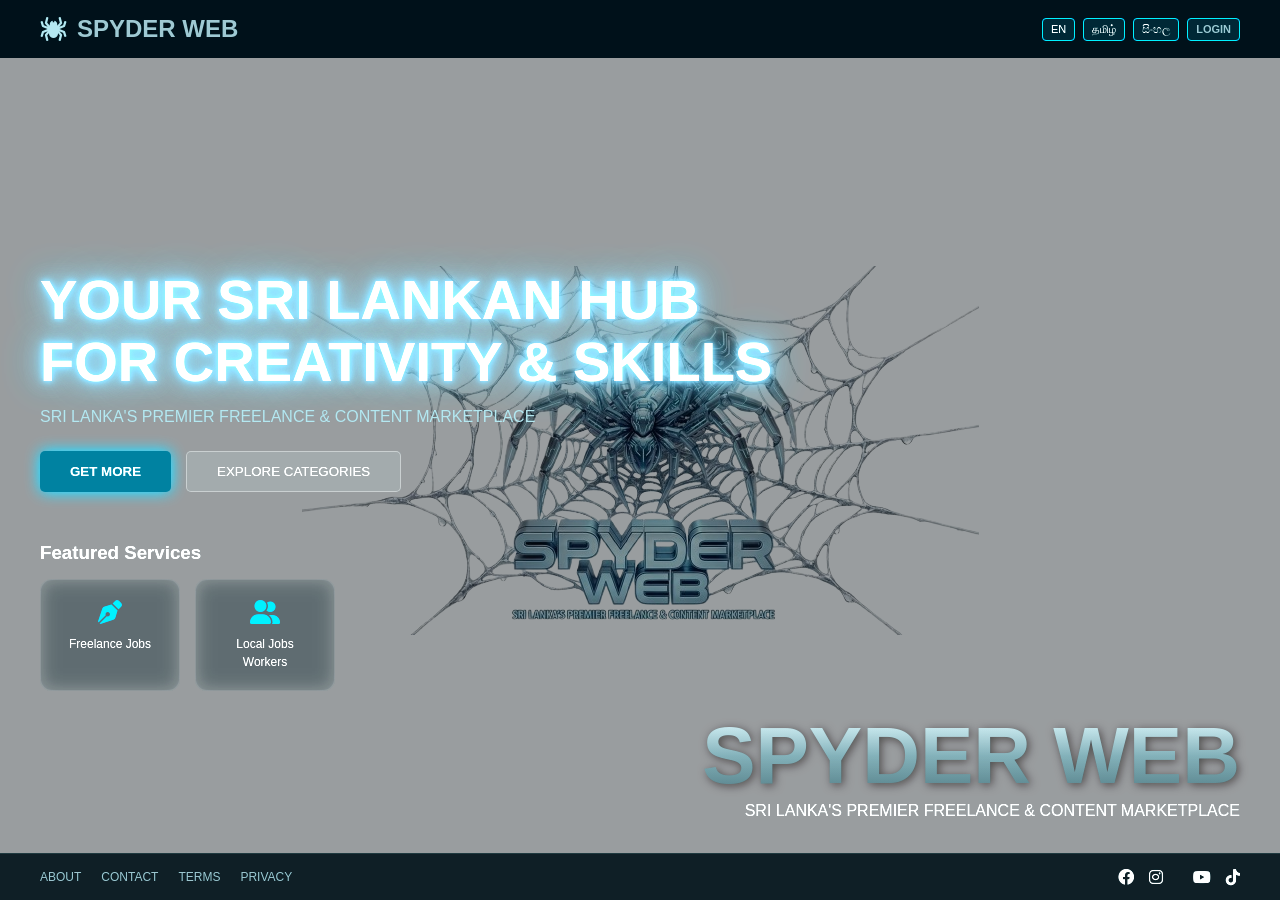
<file: HTML/index.html>
<!DOCTYPE html>
<html lang="en">
<head>
    <meta charset="UTF-8">
    <meta name="viewport" content="width=device-width, initial-scale=1.0">
    <title>Spyder Web | Sri Lanka</title>
    <link rel="stylesheet" href="../CSS/index.css">
    <link rel="stylesheet" href="https://cdnjs.cloudflare.com/ajax/libs/font-awesome/6.0.0/css/all.min.css">
    <link href="https://fonts.googleapis.com/css2?family=Noto+Sans+Sinhala:wght@400;700&family=Noto+Sans+Tamil:wght@400;700&display=swap" rel="stylesheet">
</head>
<body>
    <div class="main-container">
        <nav class="navbar">
    <div class="logo">
        <i class="fas fa-spider"></i> <a href="../index.html">SPYDER WEB</a>
    </div>
    

    <div class="lang-switcher">
        <button onclick="changeLanguage('en')">EN</button>
        <button onclick="changeLanguage('ta')">தமிழ்</button>
        <button onclick="changeLanguage('si')">සිංහල</button>
        <button class="btn-"> <a href="../HTML/login.html"><b>LOGIN</b></a></button>
    </div>
    
</nav>
        

        <div class="hero-section">
            <div class="hero-text">
                <h1 data-key="hero_title">YOUR SRI LANKAN HUB<br>FOR CREATIVITY & SKILLS</h1>
                <p class="subtitle" data-key="hero_subtitle">SRI LANKA'S PREMIER FREELANCE & CONTENT MARKETPLACE</p>
                <div class="cta-buttons">
                    <button class="btn-primary" data-key="btn_get_started"><a href="login.html">GET MORE</a></button>
                    <button class="btn-secondary" data-key="btn_explore">EXPLORE CATEGORIES</button>
                </div>
            </div>

            <div class="services-grid">
                <h3 data-key="featured_services">Featured Services</h3>
                <div class="grid-container">
                    <div class="service-card">
                        <i class="fas fa-pen-nib"></i>
                        <span data-key="service_freelance">Freelance Jobs</span>
                    </div>
                    <div class="service-card">
                        <i class="fas fa-user-group"></i>
                        <span data-key="service_employee">Local Jobs Workers</span>
                    </div>
                   
                    </div>
                </div>
            </div>
        </div>

        <div class="footer-title">
            <h1 class="metallic-text">SPYDER WEB</h1>
            <p data-key="hero_subtitle">SRI LANKA'S PREMIER FREELANCE & CONTENT MARKETPLACE</p>
        </div>

        <footer class="bottom-bar">
            <div class="footer-links">
                <span><a href="../HTML/about.html" data-key="foot_about">ABOUT</a> </span>
                <span><a href="../HTML/contact.html" data-key="foot_contact">CONTACT</a></span>
                 <span><a href="../HTML/terms.html" data-key="foot_terms">TERMS</a></span>
                 <span><a href="../HTML/privacy.html" data-key="foot_privacy">PRIVACY</a></span>
            </div>
            <div class="social-icons">
                <i class="fab fa-facebook"></i>
                <i class="fab fa-instagram"></i>
                <i class="fab fa-x-twitter"></i>
                <i class="fab fa-youtube"></i>
                <i class="fab fa-tiktok"></i>
            </div>
        </footer>
    </div>

    <script src="../JS/index.js"></script>
</body>
</html>
</file>
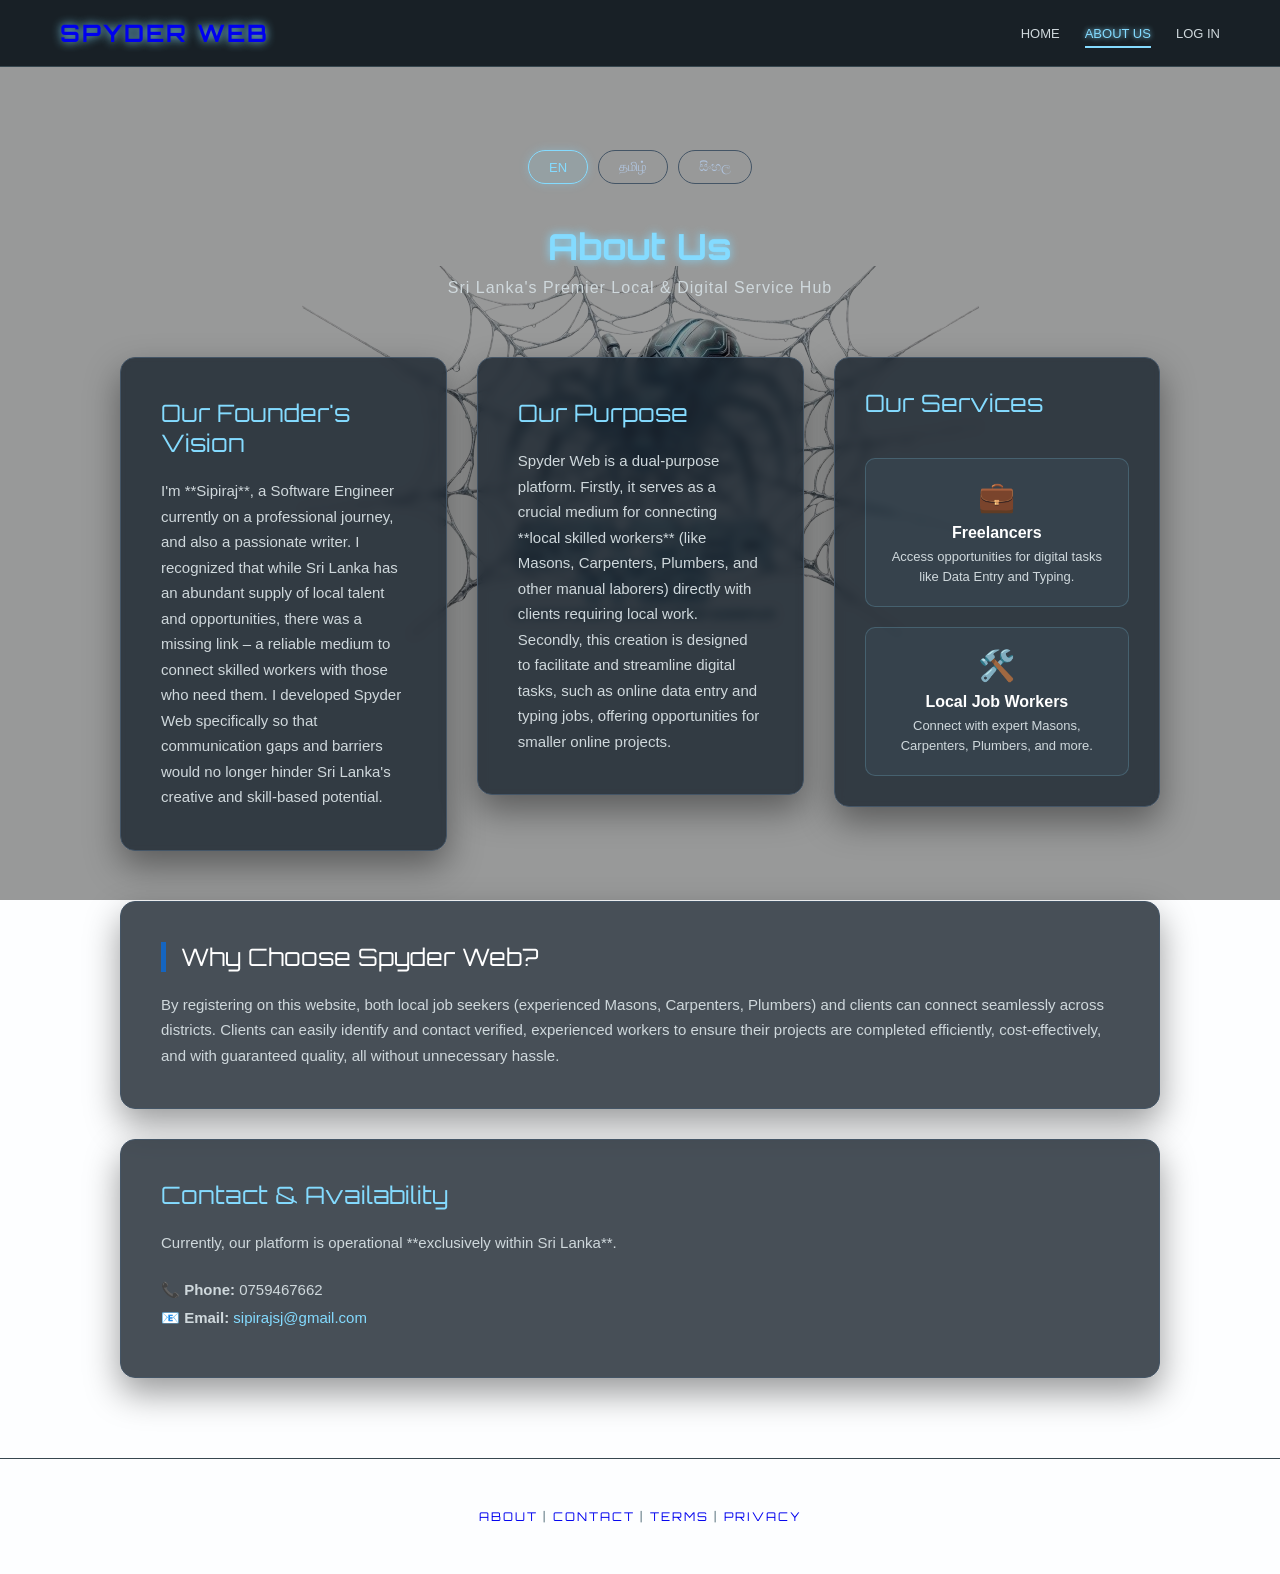
<file: HTML/about.html>
<!DOCTYPE html>
<html lang="en">
<head>
    <meta charset="UTF-8">
    <meta name="viewport" content="width=device-width, initial-scale=1.0">
    <title>Spyder Web - About Us</title>
    <link rel="stylesheet" href="../CSS/about.css">
    <link href="https://fonts.googleapis.com/css2?family=Orbitron:wght@400;700&display=swap" rel="stylesheet">
</head>
<body>

    <div class="background-overlay"></div>

    <header>
        <i class="fas fa-spider"></i>
        <div class="logo-text"><a href="../index.html">SPYDER WEB</a></div>  <!--class="head"-->
        <nav>
            <ul>
                <li><a href="../index.html">HOME</a></li>
                <li><a href="../about.html" class="active-nav">ABOUT US</a></li>
                <li><a href="../login.html">LOG IN</a></li>
            </ul>
        </nav>
    </header>

    <main class="about-container">
        
        <div class="lang-switcher">
            <button class="lang-btn active" data-lang="en">EN</button>
            <button class="lang-btn" data-lang="ta">தமிழ்</button>
            <button class="lang-btn" data-lang="si">සිංහල</button>
        </div>

        <div class="lang-content en-content active">
            <h1 class="about-title">About Us</h1>
            <p class="about-subtitle">Sri Lanka's Premier Local & Digital Service Hub</p>

            <div class="about-grid">
                <section class="about-card founder-card">
                    <h2>Our Founder's Vision</h2>
                    <p>I'm **Sipiraj**, a Software Engineer currently on a professional journey, and also a passionate writer. I recognized that while Sri Lanka has an abundant supply of local talent and opportunities, there was a missing link – a reliable medium to connect skilled workers with those who need them. I developed Spyder Web specifically so that communication gaps and barriers would no longer hinder Sri Lanka's creative and skill-based potential.</p>
                </section>

                <section class="about-card purpose-card">
                    <h2>Our Purpose</h2>
                    <p>Spyder Web is a dual-purpose platform. Firstly, it serves as a crucial medium for connecting **local skilled workers** (like Masons, Carpenters, Plumbers, and other manual laborers) directly with clients requiring local work. Secondly, this creation is designed to facilitate and streamline digital tasks, such as online data entry and typing jobs, offering opportunities for smaller online projects.</p>
                </section>

                <section class="about-card services-card">
                    <h2>Our Services</h2>
                    <div class="service-item">
                        <span class="icon">💼</span>
                        <h3>Freelancers</h3>
                        <p>Access opportunities for digital tasks like Data Entry and Typing.</p>
                    </div>
                    <div class="service-item">
                        <span class="icon">🛠️</span>
                        <h3>Local Job Workers</h3>
                        <p>Connect with expert Masons, Carpenters, Plumbers, and more.</p>
                    </div>
                </section>
            </div>

            <section class="about-full-card why-us-card">
                <h2>Why Choose Spyder Web?</h2>
                <p>By registering on this website, both local job seekers (experienced Masons, Carpenters, Plumbers) and clients can connect seamlessly across districts. Clients can easily identify and contact verified, experienced workers to ensure their projects are completed efficiently, cost-effectively, and with guaranteed quality, all without unnecessary hassle.</p>
            </section>

            <section class="about-full-card contact-card">
                <h2>Contact & Availability</h2>
                <p>Currently, our platform is operational **exclusively within Sri Lanka**.</p>
                <ul class="contact-list">
                    <li>📞 <strong>Phone:</strong> 0759467662</li>
                    <li>📧 <strong>Email:</strong> <a href="mailto:sipirajsj@gmail.com">sipirajsj@gmail.com</a></li>
                </ul>
            </section>
        </div>

        <div class="lang-content ta-content">
            <h1 class="about-title">எங்களைப் பற்றி</h1>
            <p class="about-subtitle">இலங்கையின் உள்ளூர் மற்றும் டிஜிட்டல் சேவை மையமாகும்</p>

            <div class="about-grid">
                <section class="about-card founder-card">
                    <h2>நிறுவனரின் பார்வை</h2>
                    <p>நான் **சிபிராஜ்**, தற்போது மென்பொருள் பொறியியல் (Software Engineering) துறையை நோக்கிப் பயணிக்கிறேன். இலங்கையில் உள்ளூர் திறமைகள் மற்றும் வாய்ப்புகள் அதிகமாக இருந்தாலும், திறமையான தொழிலாளர்களைத் தேடுபவர்களுடன் இணைக்க நம்பகமான ஒரு ஊடகம் இல்லை என்பதை நான் உணர்ந்தேன். இலங்கையின் படைப்பு மற்றும் திறன் சார்ந்த ஆற்றலைத் தொடர்பாடல் தடைகள் அல்லது தடைகள் முடக்கக் கூடாது என்பதற்காகவே நான் ஸ்பைடர் வெப் தளத்தை உருவாக்கினேன்.</p>
                </section>

                <section class="about-card purpose-card">
                    <h2>எங்கள் நோக்கம்</h2>
                    <p>ஸ்பைடர் வெப் இரட்டை நோக்கம் கொண்ட ஒரு தளமாகும். முதலாவதாக, இது **உள்ளூர் திறமையான தொழிலாளர்களை** (Masons, Carpenters, Plumbers மற்றும் பிற தொழிலாளர்கள்) உள்ளூர் வேலைகள் தேவைப்படும் வாடிக்கையாளர்களுடன் நேரடியாக இணைக்கும் முக்கியமான ஊடகமாக செயல்படுகிறது. இரண்டாவதாக, இந்த படைப்பு ஆன்லைன் தரவு உள்ளீடு (Data Entry) மற்றும் தட்டச்சு (Typing) வேலைகள் போன்ற டிஜிட்டல் பணிகளை எளிதாக்குவதற்கும், சிறிய ஆன்லைன் ப்ராஜெக்ட்களுக்கான வாய்ப்புகளை வழங்குவதற்கும் வடிவமைக்கப்பட்டுள்ளது.</p>
                </section>

                <section class="about-card services-card">
                    <h2>எங்கள் சேவைகள்</h2>
                    <div class="service-item">
                        <span class="icon">💼</span>
                        <h3>Freelancers</h3>
                        <p>தரவு உள்ளீடு (Data Entry) மற்றும் தட்டச்சு (Typing) போன்ற டிஜிட்டல் பணிகளுக்கான வாய்ப்புகள்.</p>
                    </div>
                    <div class="service-item">
                        <span class="icon">🛠️</span>
                        <h3>உள்ளூர் தொழிலாளர்கள்</h3>
                        <p>நிபுணத்துவம் மிக்க Masons, Carpenters, Plumbers மற்றும் பலருடன் இணையலாம்.</p>
                    </div>
                </section>
            </div>

            <section class="about-full-card why-us-card">
                <h2>ஏன் ஸ்பைடர் வெப்?</h2>
                <p>இந்த இணையதளத்தில் பதிவு செய்வதன் மூலம், உள்ளூர் வேலை தேடுபவர்கள் (அனுபவம் மிக்க Masons, Carpenters, Plumbers) மற்றும் வாடிக்கையாளர்கள் மாவட்டங்களுக்கு இடையே தடையின்றி இணைக்க முடியும். வாடிக்கையாளர்கள் தங்களது ப்ராஜெக்ட்களை தேவையற்ற சிரமங்கள் இன்றி, திறமையாகவும், செலவு குறைந்ததாகவும் மற்றும் தரமானதாகவும் முடிப்பதை உறுதிசெய்ய, சரிபார்க்கப்பட்ட, அனுபவம் வாய்ந்த தொழிலாளர்களை எளிதாக அடையாளம் கண்டு தொடர்பு கொள்ளலாம்.</p>
            </section>

            <section class="about-full-card contact-card">
                <h2>தொடர்பு மற்றும் கிடைக்கும் தன்மை</h2>
                <p>தற்போது, எங்கள் தளம் **இலங்கைக்குள் மட்டுமே** செயல்படுகிறது.</p>
                <ul class="contact-list">
                    <li>📞 <strong>தொலைபேசி:</strong> 0759467662</li>
                    <li>📧 <strong>மின்னஞ்சல்:</strong> <a href="mailto:sipirajsj@gmail.com">sipirajsj@gmail.com</a></li>
                </ul>
            </section>
        </div>

        <div class="lang-content si-content">
            <h1 class="about-title">අප ගැන</h1>
            <p class="about-subtitle">ශ්‍රී ලංකාවේ ප්‍රමුඛතම දේශීය සහ ඩිජිටල් සේවා කේන්ද්‍රය</p>

            <div class="about-grid">
                <section class="about-card founder-card">
                    <h2>අපගේ ආරම්භකයාගේ දැක්ම</h2>
                    <p>මම **සිපිරාජ්**, දැනට මෘදුකාංග ඉංජිනේරු (Software Engineering) වෘත්තීය ගමනක යෙදී සිටින අතර, උද්‍යෝගිමත් ලේඛකයෙකු ද වෙමි. ශ්‍රී ලංකාවේ දේශීය දක්ෂතා සහ අවස්ථා බහුලව තිබුණද, දක්ෂ ශ්‍රමිකයන් අවශ්‍ය අය සමඟ සම්බන්ධ කිරීමට විශ්වාසදායක මාධ්‍යයක් නොමැති බව මම හඳුනා ගත්තෙමි. සන්නිවේදන පරතරයන් හෝ බාධාවන් ශ්‍රී ලංකාවේ නිර්මාණාත්මක සහ කුසලතා පදනම් කරගත් විභවයන් අඩාල නොකිරීම සඳහා මම Spyder Web විශේෂයෙන් සංවර්ධනය කළෙමි.</p>
                </section>

                <section class="about-card purpose-card">
                    <h2>අපගේ අරමුණ</h2>
                    <p>Spyder Web යනු ද්විත්ව අරමුණු සහිත වේදිකාවකි. පළමුව, එය **දේශීය දක්ෂ ශ්‍රමිකයන්** (Masons, Carpenters, Plumbers සහ වෙනත් අතින් වැඩ කරන කම්කරුවන් වැනි) දේශීය වැඩ අවශ්‍ය සේවාලාභීන් සමඟ සෘජුවම සම්බන්ධ කිරීම සඳහා තීරණාත්මක මාධ්‍යයක් ලෙස ක්‍රියා කරයි. දෙවනුව, මෙම නිර්මාණය සබැඳි දත්ත ඇතුළත් කිරීම (Data Entry) සහ ටයිප් කිරීමේ රැකියා වැනි ඩිජිටල් කාර්යයන් සඳහා පහසුකම් සැලසීම සහ විධිමත් කිරීම සඳහා නිර්මාණය කර ඇති අතර, කුඩා සබැඳි ව්‍යාපෘති සඳහා අවස්ථා ලබා දෙයි.</p>
                </section>

                <section class="about-card services-card">
                    <h2>අපගේ සේවාවන්</h2>
                    <div class="service-item">
                        <span class="icon">💼</span>
                        <h3>Freelancers</h3>
                        <p>දත්ත ඇතුළත් කිරීම (Data Entry) සහ ටයිප් කිරීම වැනි ඩිජිටල් කාර්යයන් සඳහා අවස්ථා ලබා ගන්න.</p>
                    </div>
                    <div class="service-item">
                        <span class="icon">🛠️</span>
                        <h3>දේශීය ශ්‍රමිකයන්</h3>
                        <p>විශේෂඥ Masons, Carpenters, Plumbers සහ තවත් අය සමඟ සම්බන්ධ වන්න.</p>
                    </div>
                </section>
            </div>

            <section class="about-full-card why-us-card">
                <h2>ඇයි Spyder Web තෝරා ගන්නේ?</h2>
                <p>මෙම වෙබ් අඩවියේ ලියාපදිංචි වීමෙන්, දේශීය රැකියා සොයන්නන් (අත්දැකීම් ඇති Masons, Carpenters, Plumbers) සහ සේවාලාභීන් දිස්ත්‍රික්ක හරහා බාධාවකින් තොරව සම්බන්ධ විය හැකිය. අනවශ්‍ය කරදරයකින් තොරව, තම ව්‍යාපෘති කාර්යක්ෂමව, පිරිවැය-ඵලදායී ලෙස සහ සහතික කළ ගුණාත්මක භාවයෙන් නිම කර ගැනීම සහතික කිරීම සඳහා සේවාලාභීන්ට සත්‍යාපිත, පළපුරුදු ශ්‍රමිකයන් පහසුවෙන් හඳුනාගෙන සම්බන්ධ කර ගත හැකිය.</p>
            </section>

            <section class="about-full-card contact-card">
                <h2>සම්බන්ධතා සහ ලබා ගැනීමේ හැකියාව</h2>
                <p>දැනට, අපගේ වේදිකාව ක්‍රියාත්මක වන්නේ **ශ්‍රී ලංකාව තුළ පමණි**.</p>
                <ul class="contact-list">
                    <li>📞 <strong>දුරකථනය:</strong> 0759467662</li>
                    <li>📧 <strong>විද්‍යුත් තැපෑල:</strong> <a href="mailto:sipirajsj@gmail.com">sipirajsj@gmail.com</a></li>
                </ul>
            </section>
        </div>

    </main>

    <footer>
        <p><a href="#">ABOUT</a> | <a href="../HTML/contact.html">CONTACT</a> | <a href="../HTML/terms.html">TERMS</a> | <a href="../HTML/privacy.html">PRIVACY</a></p>
    </footer>

    <script src="../JS/about.js"></script>

</body>
</html>
</file>
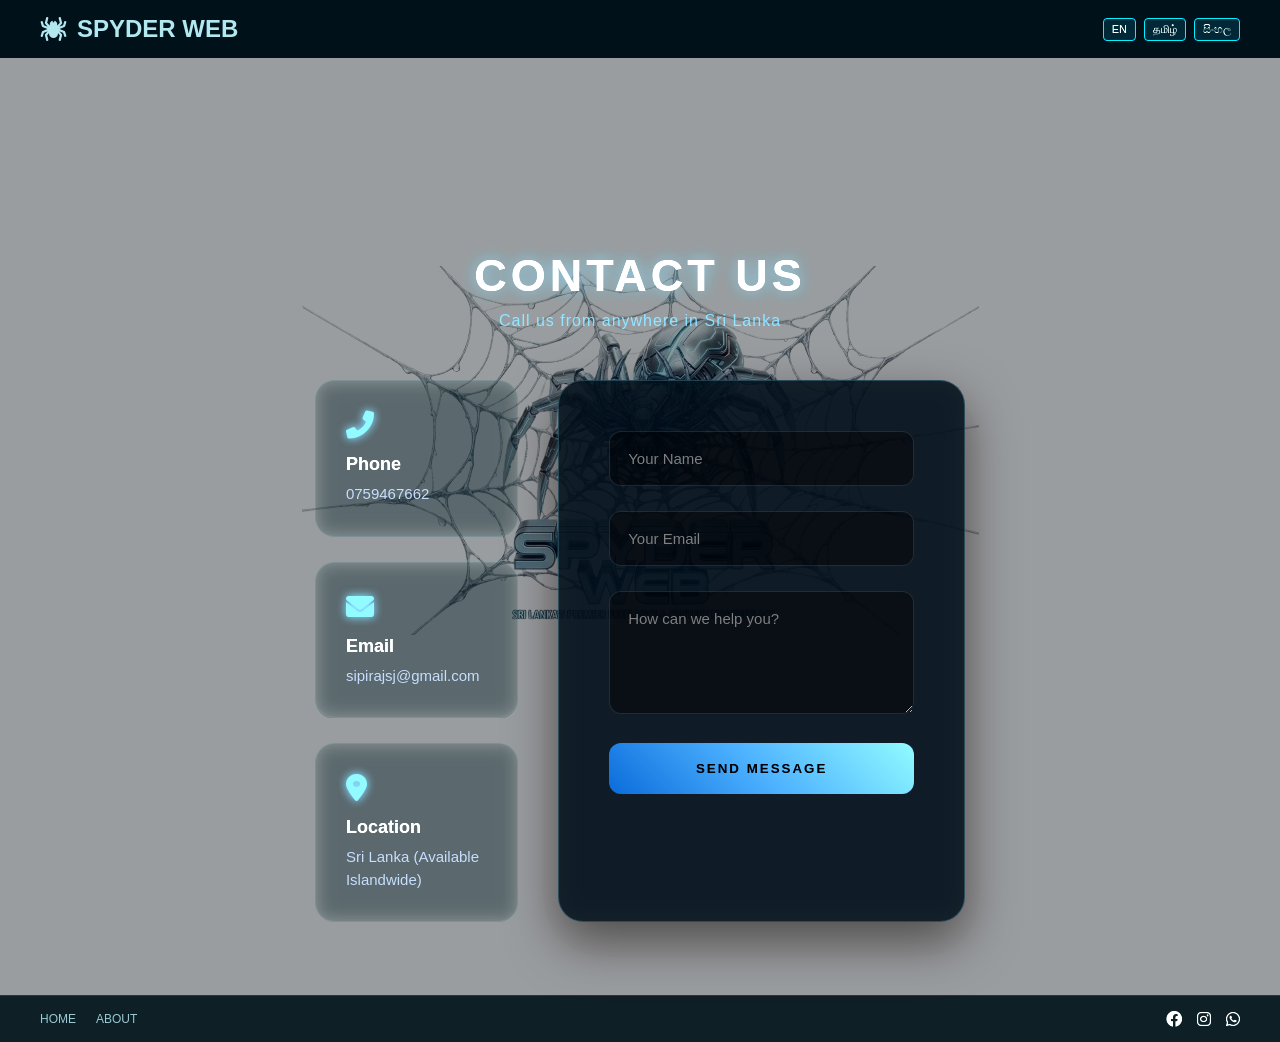
<file: HTML/contact.html>
<!DOCTYPE html>
<html lang="en">
<head>
    <meta charset="UTF-8">
    <meta name="viewport" content="width=device-width, initial-scale=1.0">
    <title>Spyder Web | Contact Us</title>
    <link rel="stylesheet" href="../CSS/contact.css"> <link rel="stylesheet" href="../CSS/contact.css"> <link rel="stylesheet" href="https://cdnjs.cloudflare.com/ajax/libs/font-awesome/6.0.0/css/all.min.css">
</head>
<body>
    <div class="main-container">
        <nav class="navbar">
            <div class="logo"><i class="fas fa-spider"></i> SPYDER WEB</div>
            <div class="lang-switcher">
                <button onclick="changeLanguage('en')">EN</button>
                <button onclick="changeLanguage('ta')">தமிழ்</button>
                <button onclick="changeLanguage('si')">සිංහල</button>
            </div>
        </nav>

        <div class="contact-wrapper">
            <h1 class="metallic-text" data-key="foot_contact">CONTACT US</h1>
<p class="subtitle" data-key="contact_subtitle">Call us from anywhere in Sri Lanka</p>
            <div class="contact-grid">
                <div class="contact-info">
                    <div class="info-box">
                        <i class="fas fa-phone-alt"></i>
                        <h3>Phone</h3>
                        <p>0759467662</p>
                    </div>
                    <div class="info-box">
                        <i class="fas fa-envelope"></i>
                        <h3>Email</h3>
                        <p>sipirajsj@gmail.com</p>
                    </div>
                    <div class="info-box">
                        <i class="fas fa-map-marker-alt"></i>
                        <h3>Location</h3>
                        <p>Sri Lanka (Available Islandwide)</p>
                    </div>
                </div>

                <div class="contact-form-container">
    <form id="contactForm">
        <div class="input-group">
            <input type="text" data-key="placeholder_name" placeholder="Your Name" required>
        </div>
        <div class="input-group">
            <input type="email" data-key="placeholder_email" placeholder="Your Email" required>
        </div>
        <div class="input-group">
            <textarea data-key="placeholder_msg" placeholder="How can we help you?" rows="5" required></textarea>
        </div>
        <button type="submit" class="btn-primary" data-key="btn_send">SEND MESSAGE</button>
    </form>
</div>
            </div>
        </div>

        <footer class="bottom-bar">
            <div class="footer-links">
                <span><a href="index.html">HOME</a></span>
                <span><a href="about.html">ABOUT</a></span>
            </div>
            <div class="social-icons">
                <i class="fab fa-facebook"></i>
                <i class="fab fa-instagram"></i>
                <i class="fab fa-whatsapp"></i>
            </div>
        </footer>
    </div>
    <script src="../JS/contact.js"></script>
</body>
</html>
</file>
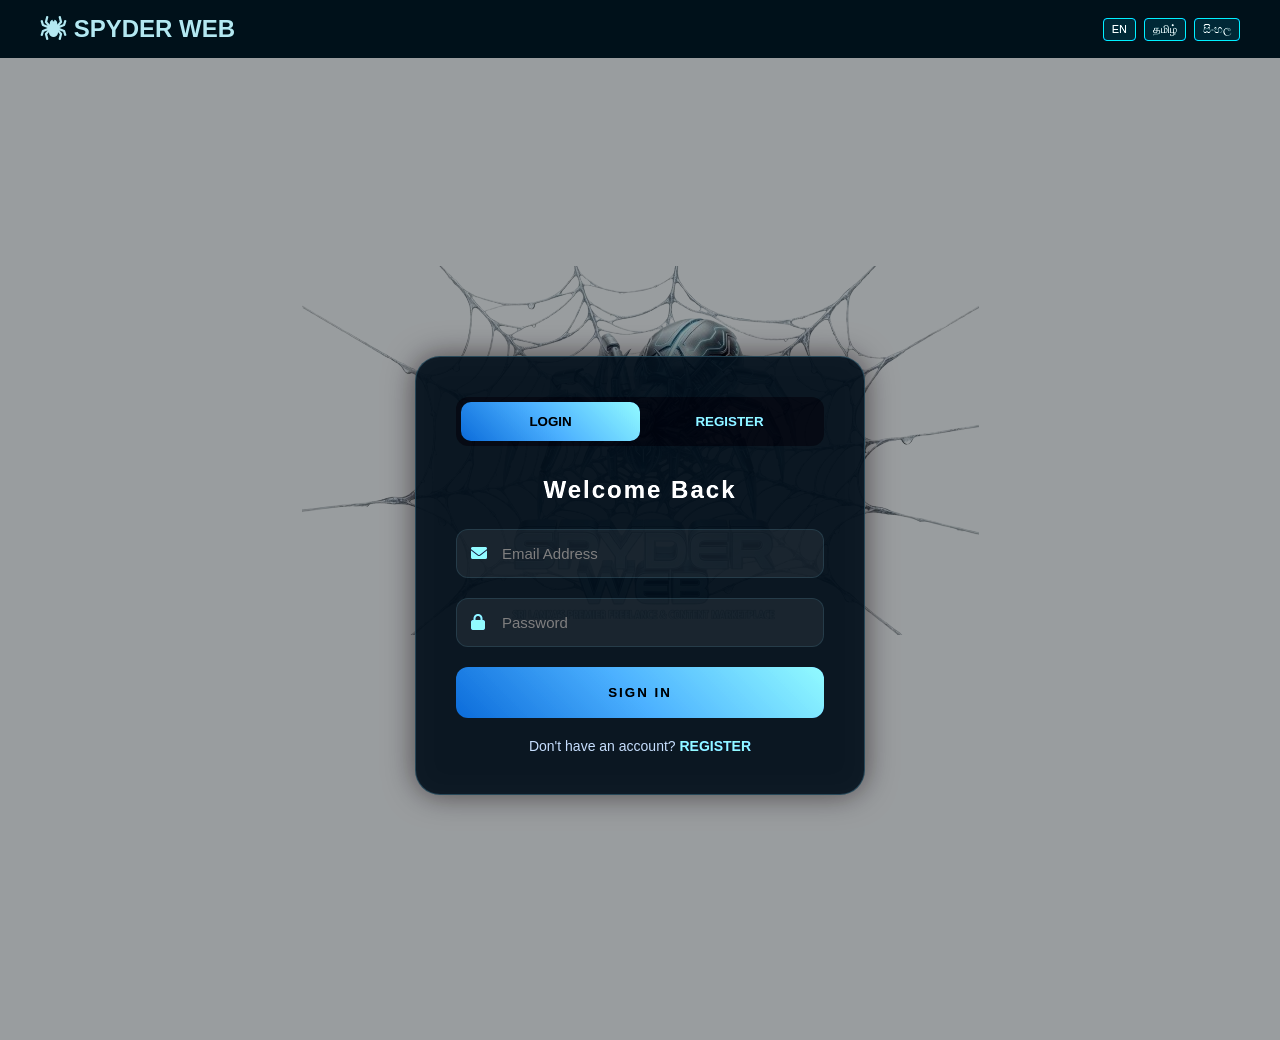
<file: HTML/login.html>
<!DOCTYPE html>
<html lang="en">
<head>
    <meta charset="UTF-8">
    <meta name="viewport" content="width=device-width, initial-scale=1.0">
    <title>Login & Register | Spyder Web</title>
    <link rel="stylesheet" href="../CSS/contact.css">
    <link rel="stylesheet" href="../CSS/login.css">
    <link rel="stylesheet" href="https://cdnjs.cloudflare.com/ajax/libs/font-awesome/6.0.0/css/all.min.css">
</head>
<body>
    <div class="main-container">
        <nav class="navbar">
            <div class="logo"><a href="index.html" style="text-decoration: none; color: inherit;"><i class="fas fa-spider"></i> SPYDER WEB</a></div>
            <div class="lang-switcher">
                <button onclick="changeLanguage('en')">EN</button>
                <button onclick="changeLanguage('ta')">தமிழ்</button>
                <button onclick="changeLanguage('si')">සිංහල</button>
            </div>
        </nav>

        <div class="auth-wrapper">
            <div class="auth-container">
                <div class="auth-toggle">
                    <button id="loginToggle" class="active" onclick="toggleAuth('login')" data-key="tab_login">LOGIN</button>
                    <button id="registerToggle" onclick="toggleAuth('register')" data-key="tab_register">REGISTER</button>
                </div>

                <form id="loginForm" class="auth-form">
                    <h2 data-key="login_title">Welcome Back</h2>
                    <div class="input-group">
                        <i class="fas fa-envelope"></i>
                        <input type="email" data-key="ph_email" placeholder="Email Address" required>
                    </div>
                    <div class="input-group">
                        <i class="fas fa-lock"></i>
                        <input type="password" data-key="ph_password" placeholder="Password" required>
                    </div>
                    <button type="submit" class="btn-primary" data-key="btn_login">SIGN IN</button>
                    <p class="switch-text"><span data-key="no_account">Don't have an account?</span> <a href="#" onclick="toggleAuth('register')" data-key="tab_register">Register</a></p>
                </form>

                <form id="registerForm" class="auth-form hidden">
                    <h2 data-key="register_title">Create Account</h2>
                    <div class="input-group">
                        <i class="fas fa-user"></i>
                        <input type="text" data-key="ph_name" placeholder="Full Name" required>
                    </div>
                    <div class="input-group">
                        <i class="fas fa-envelope"></i>
                        <input type="email" data-key="ph_email" placeholder="Email Address" required>
                    </div>
                    <div class="input-group">
                        <i class="fas fa-phone"></i>
                        <input type="tel" data-key="ph_phone" placeholder="Phone Number" required>
                    </div>
                    <div class="input-group">
                        <i class="fas fa-lock"></i>
                        <input type="password" data-key="ph_password" placeholder="Password" required>
                    </div>
                    <button type="submit" class="btn-primary" data-key="btn_register">CREATE ACCOUNT</button>
                    <p class="switch-text"><span data-key="have_account">Already have an account?</span> <a href="#" onclick="toggleAuth('login')" data-key="tab_login">Login</a></p>
                </form>
            </div>
        </div>
    </div>
    <script src="../JS/login.js"></script>
</body>
</html>
</file>
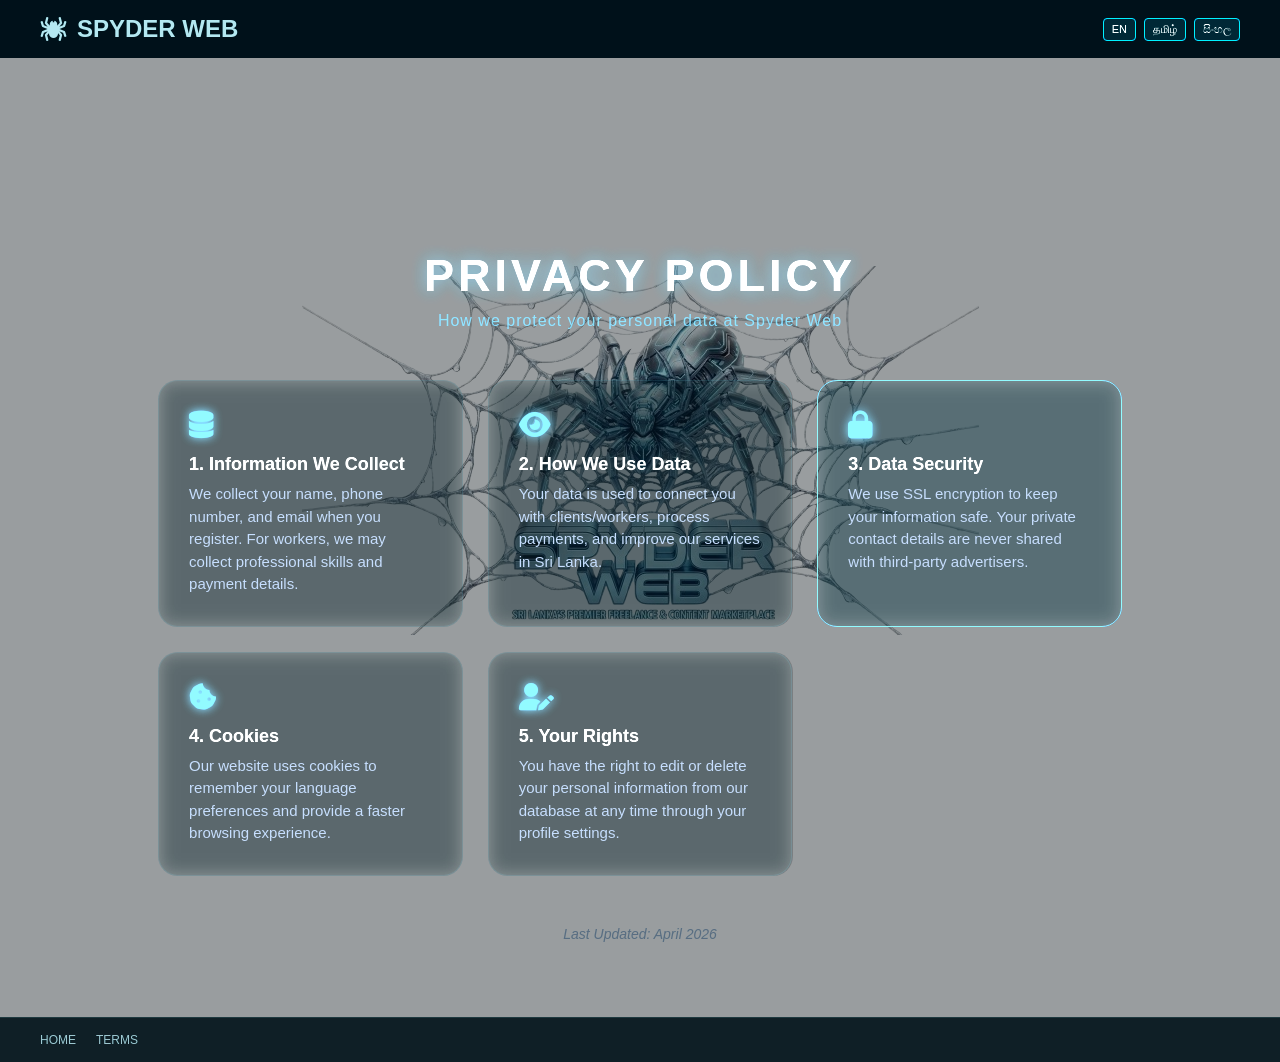
<file: HTML/privacy.html>
<!DOCTYPE html>
<html lang="en">
<head>
    <meta charset="UTF-8">
    <meta name="viewport" content="width=device-width, initial-scale=1.0">
    <title>Privacy Policy | Spyder Web</title>
    <link rel="stylesheet" href="../CSS/contact.css">
    <link rel="stylesheet" href="../CSS/terms.css">
    <link rel="stylesheet" href="https://cdnjs.cloudflare.com/ajax/libs/font-awesome/6.0.0/css/all.min.css">
</head>
<body>
    <div class="main-container">
        <nav class="navbar">
            <div class="logo"><i class="fas fa-spider"></i> SPYDER WEB</div>
            <div class="lang-switcher">
                <button onclick="changeLanguage('en')">EN</button>
                <button onclick="changeLanguage('ta')">தமிழ்</button>
                <button onclick="changeLanguage('si')">සිංහල</button>
            </div>
        </nav>

        <div class="contact-wrapper">
            <h1 class="metallic-text" data-key="priv_title">PRIVACY POLICY</h1>
            <p class="subtitle" data-key="priv_subtitle">How we protect your personal data at Spyder Web</p>

            <div class="terms-grid">
                <div class="info-box">
                    <i class="fas fa-database"></i>
                    <h3 data-key="p1_h">1. Information We Collect</h3>
                    <p data-key="p1_p">We collect your name, phone number, and email when you register. For workers, we may collect professional skills and payment details.</p>
                </div>

                <div class="info-box">
                    <i class="fas fa-eye"></i>
                    <h3 data-key="p2_h">2. How We Use Data</h3>
                    <p data-key="p2_p">Your data is used to connect you with clients/workers, process payments, and improve our services in Sri Lanka.</p>
                </div>

                <div class="info-box highlight-box">
                    <i class="fas fa-lock"></i>
                    <h3 data-key="p3_h">3. Data Security</h3>
                    <p data-key="p3_p">We use SSL encryption to keep your information safe. Your private contact details are never shared with third-party advertisers.</p>
                </div>

                <div class="info-box">
                    <i class="fas fa-cookie-bite"></i>
                    <h3 data-key="p4_h">4. Cookies</h3>
                    <p data-key="p4_p">Our website uses cookies to remember your language preferences and provide a faster browsing experience.</p>
                </div>

                <div class="info-box">
                    <i class="fas fa-user-edit"></i>
                    <h3 data-key="p5_h">5. Your Rights</h3>
                    <p data-key="p5_p">You have the right to edit or delete your personal information from our database at any time through your profile settings.</p>
                </div>
            </div>

            <p class="last-updated" data-key="last_update">Last Updated: April 2026</p>
        </div>

        <footer class="bottom-bar">
            <div class="footer-links">
                <span><a href="index.html">HOME</a></span>
                <span><a href="terms.html">TERMS</a></span>
            </div>
        </footer>
    </div>
    <script src="../JS/privacy.js"></script>
</body>
</html>
</file>
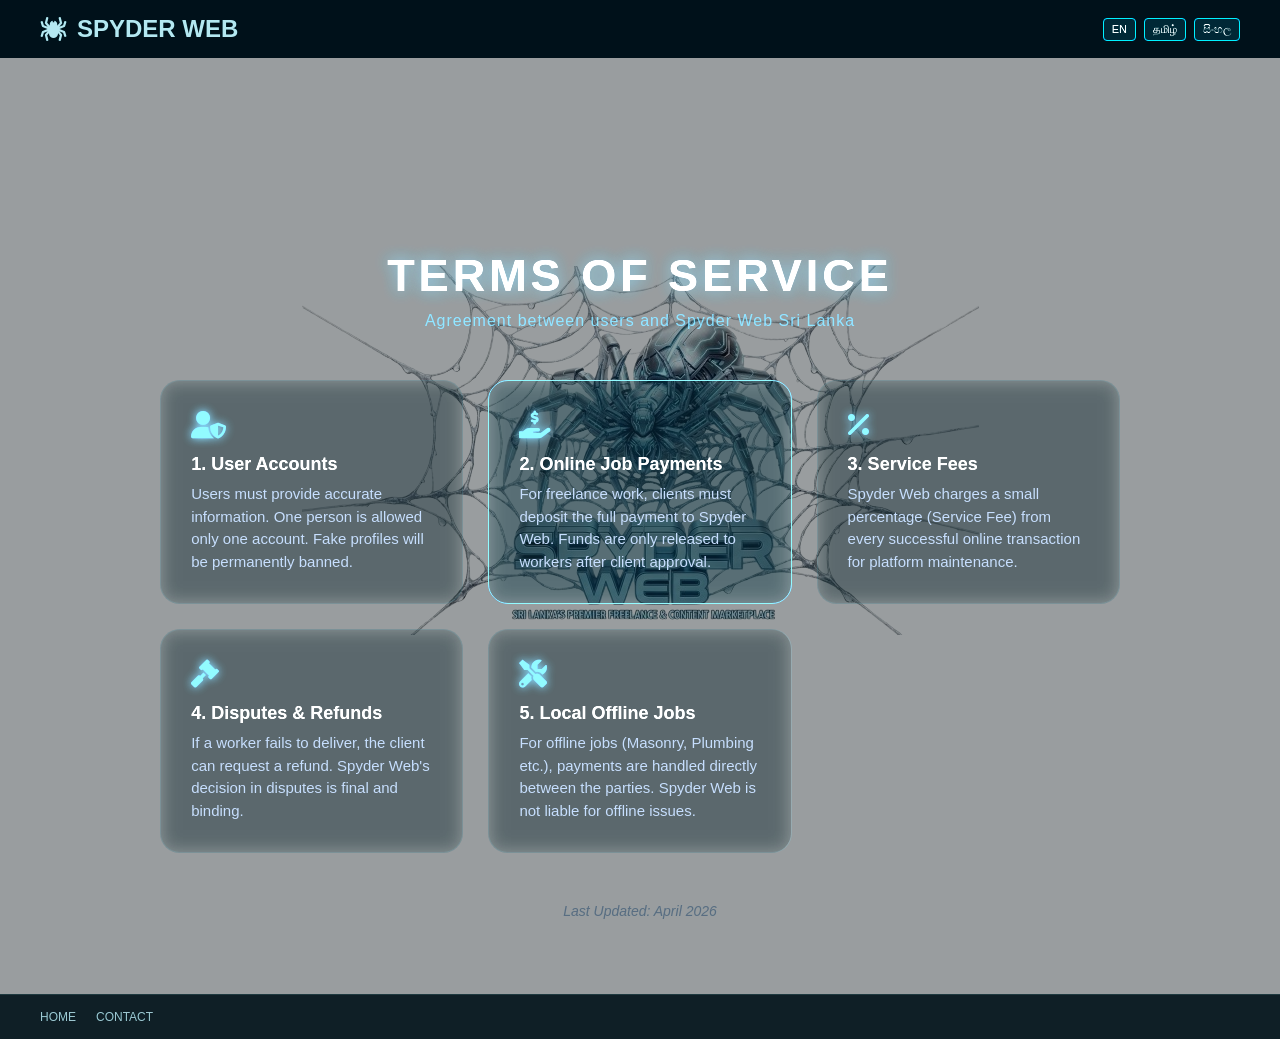
<file: HTML/terms.html>
<!DOCTYPE html>
<html lang="en">
<head>
    <meta charset="UTF-8">
    <meta name="viewport" content="width=device-width, initial-scale=1.0">
    <title>Terms & Conditions | Spyder Web</title>
    <link rel="stylesheet" href="../CSS/contact.css">
    <link rel="stylesheet" href="../CSS/terms.css">
    <link rel="stylesheet" href="https://cdnjs.cloudflare.com/ajax/libs/font-awesome/6.0.0/css/all.min.css">
</head>
<body>
    <div class="main-container">
        <nav class="navbar">
            <div class="logo"><i class="fas fa-spider"></i> SPYDER WEB</div>
            <div class="lang-switcher">
                <button onclick="changeLanguage('en')">EN</button>
                <button onclick="changeLanguage('ta')">தமிழ்</button>
                <button onclick="changeLanguage('si')">සිංහල</button>
            </div>
        </nav>

        <div class="contact-wrapper">
            <h1 class="metallic-text" data-key="terms_title">TERMS OF SERVICE</h1>
            <p class="subtitle" data-key="terms_subtitle">Agreement between users and Spyder Web Sri Lanka</p>

            <div class="terms-grid">
                <div class="info-box">
                    <i class="fas fa-user-shield"></i>
                    <h3 data-key="t1_h">1. User Accounts</h3>
                    <p data-key="t1_p">Users must provide accurate information. One person is allowed only one account. Fake profiles will be permanently banned.</p>
                </div>

                <div class="info-box highlight-box">
                    <i class="fas fa-hand-holding-usd"></i>
                    <h3 data-key="t2_h">2. Online Job Payments</h3>
                    <p data-key="t2_p">For freelance work, clients must deposit the full payment to Spyder Web. Funds are only released to workers after client approval.</p>
                </div>

                <div class="info-box">
                    <i class="fas fa-percentage"></i>
                    <h3 data-key="t3_h">3. Service Fees</h3>
                    <p data-key="t3_p">Spyder Web charges a small percentage (Service Fee) from every successful online transaction for platform maintenance.</p>
                </div>

                <div class="info-box">
                    <i class="fas fa-gavel"></i>
                    <h3 data-key="t4_h">4. Disputes & Refunds</h3>
                    <p data-key="t4_p">If a worker fails to deliver, the client can request a refund. Spyder Web's decision in disputes is final and binding.</p>
                </div>

                <div class="info-box">
                    <i class="fas fa-tools"></i>
                    <h3 data-key="t5_h">5. Local Offline Jobs</h3>
                    <p data-key="t5_p">For offline jobs (Masonry, Plumbing etc.), payments are handled directly between the parties. Spyder Web is not liable for offline payment issues.</p>
                </div>
            </div>

            <p class="last-updated" data-key="last_update">Last Updated: April 2026</p>
        </div>

        <footer class="bottom-bar">
            <div class="footer-links">
                <span><a href="../index.html">HOME</a></span>
                <span><a href="../contact.html">CONTACT</a></span>
            </div>
        </footer>
    </div>
    <script src="../JS/terms.js"></script>
</body>
</html>
</file>
<file: CSS/index.css>
/* --- Global Styles --- */
* {
    margin: 0;
    padding: 0;
    box-sizing: border-box;
    font-family: 'Segoe UI', Tahoma, Geneva, Verdana, sans-serif;
}

body {
    background: #ffffff url('../IMAGES/spder.png') no-repeat center center;
    background-attachment: fixed;
    color: white;
    min-height: 100vh;
    overflow-x: hidden; /* Mobile-la side scroll varaama erukka */
    filter: contrast(1.1) brightness(1.1);
}

.main-container {
    background: rgba(1, 21, 25, 0.4); /* Background clear-ah theriyattum nu 0.4 kuduthuruken */
    min-height: 100vh;
    display: flex;
    flex-direction: column;
    padding: 100px 40px 40px 40px;
}

/* --- Navbar (Laptop View) --- */
.navbar {
    background-color: #011a21;
    width: 100%;
    display: flex;
    justify-content: space-between;
    align-items: center;
    padding: 15px 40px;
    position: fixed; /* Scroll pannaalum mela irukkum */
    top: 0;
    left: 0;
    z-index: 100;
}

.logo {
    font-weight: bold;
    font-size: 1.5rem;
    color: #a0cbd3;
    display: flex;
    align-items: center;
    gap: 10px;
    
}

.nav-links {
    display: flex;
    list-style: none;
    gap: 20px;
    font-size: 0.8rem;
    color: #a0cbd3;
}

.nav-links li {
    cursor: pointer;
    transition: 0.3s;
}

.nav-links li:hover, .nav-links li.active {
    color: #00d4ff;
    border-bottom: 2px solid #00d4ff;
}

.btn:hover{
    background: rgba(86, 160, 189, 0.796);
    transform: translateY(-5px);
    text-shadow: 
        0 0 5px #84dbff,  /* சிறிய பிரகாசம் (Small) */
        0 0 10px #84dbff, /* நடுத்தர பிரகாசம் (Medium) */
        0 0 20px #84dbff, /* பெரிய பிரகாசம் (Large) */
        0 0 40px #84dbff;
}

/* Language Switcher */
.lang-switcher {
    display: flex;
    gap: 8px;
    margin-left: 20px;
}

.lang-switcher button {
    background: rgba(0, 212, 255, 0.1);
    border: 1px solid #00d4ff;
    color: #fff;
    padding: 4px 8px;
    border-radius: 4px;
    cursor: pointer;
    font-size: 11px;
    transition: 0.3s;
}

.lang-switcher button:hover {
    background: #00d4ff;
    color: #000;
}

/* --- Hero Section --- */
.hero-section {
    flex: 1;
    display: flex;
    flex-direction: column;
    justify-content: center;
}

.hero-text h1 {
    font-size: 3.5rem;
    line-height: 1.1;
    text-shadow: 2px 2px 10px rgba(0,0,0,0.5);
    white-space: pre-line;
    text-shadow: 
        0 0 5px #84dbff,  /* சிறிய பிரகாசம் (Small) */
        0 0 10px #84dbff, /* நடுத்தர பிரகாசம் (Medium) */
        0 0 20px #84dbff, /* பெரிய பிரகாசம் (Large) */
        0 0 40px #84dbff;
}

.subtitle {
    margin: 15px 0;
    font-size: 1rem;
    color: #a0cbd3;
    max-width: 600px;
}

.cta-buttons {
    margin-top: 25px;
    display: flex;
    gap: 15px;
}

.btn-primary {
    background: #007791;
    color: white;
    border: none;
    padding: 12px 30px;
    border-radius: 5px;
    font-weight: bold;
    box-shadow: 0 0 15px #00d4ff;
    cursor: pointer;
}
.btn-primary:hover{
    text-shadow: 
        0 0 5px #84dbff,  /* சிறிய பிரகாசம் (Small) */
        0 0 10px #84dbff, /* நடுத்தர பிரகாசம் (Medium) */
        0 0 20px #84dbff, /* பெரிய பிரகாசம் (Large) */
        0 0 40px #84dbff;
}

.btn-secondary {
    background: rgba(255,255,255,0.1);
    color: #fff;
    border: 1px solid rgba(255,255,255,0.3);
    padding: 12px 30px;
    border-radius: 5px;
    cursor: pointer;
}
.btn-secondary:hover{
    text-shadow: 
        0 0 5px #84dbff,  /* சிறிய பிரகாசம் (Small) */
        0 0 10px #84dbff, /* நடுத்தர பிரகாசம் (Medium) */
        0 0 20px #84dbff, /* பெரிய பிரகாசம் (Large) */
        0 0 40px #84dbff;
}

/* --- Services Grid --- */
.services-grid {
    margin-top: 50px;
    width: fit-content;
}

.grid-container {
    display: grid;
    grid-template-columns: 1fr 1fr;
    gap: 15px;
    margin-top: 15px;
}

.service-card {
    background: rgba(255, 255, 255, 0.05);
    backdrop-filter: blur(10px);
    border: 1px solid rgba(255, 255, 255, 0.1);
    padding: 20px;
    text-align: center;
    border-radius: 12px;
    width: 140px;
    cursor: pointer;
    transition: 0.3s;
}

.service-card:hover {
    background: rgba(0, 212, 255, 0.15);
    transform: translateY(-5px);
    text-shadow: 
        0 0 5px #84dbff,  /* சிறிய பிரகாசம் (Small) */
        0 0 10px #84dbff, /* நடுத்தர பிரகாசம் (Medium) */
        0 0 20px #84dbff, /* பெரிய பிரகாசம் (Large) */
        0 0 40px #84dbff;
}

.service-card i {
    display: block;
    font-size: 1.5rem;
    margin-bottom: 10px;
    color: #00d4ff;
}

.service-card span {
    font-size: 0.75rem;
    font-weight: 500;
}

/* --- Footer Title (Spider Web Text) --- */
.footer-title {
    position: absolute;
    bottom: 80px;
    right: 40px;
    text-align: right;
}

.metallic-text {
    font-size: 5rem;
    font-weight: 900;
    background: linear-gradient(to bottom, #d1e5e9 0%, #789ea5 50%, #4a6d74 100%);
    -webkit-background-clip: text;
    -webkit-text-fill-color: transparent;
    filter: drop-shadow(2px 2px 5px rgba(0,0,0,0.5));
}

/* --- Bottom Bar --- */
.bottom-bar {
    position: fixed;
    bottom: 0;
    left: 0;
    width: 100%;
    padding: 15px 40px;
    display: flex;
    justify-content: space-between;
    align-items: center;
    background: rgba(1, 26, 33, 0.9);
    border-top: 1px solid rgba(255,255,255,0.1);
}

.footer-links {
    display: flex;
    gap: 20px;
    font-size: 0.75rem;
    color: #a0cbd3;
}

.social-icons {
    display: flex;
    gap: 15px;
}

.social-icons i {
    cursor: pointer;
    transition: 0.3s;
}

.social-icons i:hover {
    color: #00d4ff;
}
a{
    text-decoration: none;
    color: rgb(143, 178, 186);
}
a {
    cursor: pointer;
    transition: 0.3s;
}

a:hover, .nav-links li.active {
    color: #00d4ff;
    border-bottom: 2px solid #00d4ff;
}
/* ======================================================
   RESPONSIVE DESIGN (Mobile & Tablet)
   ====================================================== */

/* Laptop-la Menu Icon-a hide panna */
.menu-icon {
    display: none;
    font-size: 1.8rem;
    color: #00d4ff;
    cursor: pointer;
}

/* 1. Tablets (Portrait) */
@media (max-width: 1024px) {
    .hero-text h1 { font-size: 2.8rem; }
    .metallic-text { font-size: 4rem; }
    .footer-title { bottom: 100px; }
}

/* 2. Mobile Phones & Half Screens */
@media (max-width: 768px) {
    body { overflow-y: auto; } 

    .main-container {
        padding: 100px 20px 60px 20px;
        text-align: center;
    }

    .navbar {
        flex-direction: row; /* Logo and Icon pakkam pakkama irukka */
        flex-wrap: wrap;
        padding: 15px 20px;
        justify-content: space-between;
    }

    .menu-icon {
        display: block; /* Mobile-la icon theriyum */
        order: 2;
    }

    .logo {
        order: 1;
    }

    .lang-switcher {
        order: 3;
        width: 100%;
        justify-content: center;
        margin-top: 10px;
    }

    /* --- Menu Open/Close Logic --- */
    .nav-links {
        display: none; /* Initial-ah hide aagirukkum */
        flex-direction: column;
        width: 100%;
        background: rgba(1, 26, 33, 0.95);
        position: absolute;
        top: 100%; /* Navbar-kku kela */
        left: 0;
        padding: 20px 0;
        border-bottom: 2px solid #00d4ff;
        z-index: 99;
        order: 4;
    }

    /* JavaScript moolama intha 'active' class add aagum */
    .nav-links.active {
        display: flex;
    }

    .nav-links li {
        padding: 15px;
        font-size: 0.9rem;
        border-bottom: 1px solid rgba(255,255,255,0.05);
    }

    /* --- Hero & Grid --- */
    .hero-text h1 {
        font-size: 1.8rem;
        text-align: center;
    }

    .cta-buttons {
        justify-content: center;
        flex-direction: column;
        gap: 15px;
    }

    .grid-container {
        grid-template-columns: 1fr 1fr;
        justify-content: center;
    }

    .footer-title {
        position: relative;
        right: auto;
        bottom: auto;
        margin-top: 40px;
    }

    .metallic-text {
        font-size: 2.8rem;
    }

    .bottom-bar {
        position: relative;
        flex-direction: column;
        padding: 20px;
    }
}

/* 3. Small Screen Phones */
@media (max-width: 480px) {
    .hero-text h1 { font-size: 1.5rem; }
    .grid-container { grid-template-columns: 1fr; } 
}
</file>
<file: CSS/about.css>
/*==============================================================================
   1. General Reset & Body (Consistency with Home Page)
==============================================================================*/
* { margin: 0; padding: 0; box-sizing: border-box; }

body {
    background-color: #fdfeff ;
    background-image: url('../IMAGES/spder.png'); /* Check path: images/imgbg.png */
    background-repeat: no-repeat;
    background-position: center;
    background-attachment: fixed;
    color: white;
    font-family: 'Segoe UI', Tahoma, sans-serif; /* Reader-friendly font */
    min-height: 100vh;
    overflow-x: hidden;
}

.background-overlay {
    position: fixed;
    top: 0; left: 0; width: 100%; height: 100%;
    background: rgba(0, 0, 0, 0.4); 
    z-index: -1;
}

/*==============================================================================
   2. Header & Navigation (Logo Left, Menu Right - Fixed)
==============================================================================*/
header {
    display: flex;
    justify-content: flex-end;
    align-items: center;
    padding: 20px 60px;
    background: rgba(11, 19, 26, 0.9);
    border-bottom: 1px solid #37474f;
    backdrop-filter: blur(10px);
    position: fixed; width: 100%; top: 0; z-index: 1000;
}

.logo-text {
    font-family: 'Orbitron', sans-serif;
    font-size: 24px; font-weight: bold;
    color: #84dbff;
    text-shadow: 0 0 10px #84dbff;
    letter-spacing: 2px;
    line-height: 1.1;
    margin-right: auto;
}

nav ul { display: flex; list-style: none; gap: 25px; }
nav ul li a {
    text-decoration: none;
    color: #cfd8dc;
    font-size: 13px;
    transition: 0.3s ease;
    padding-bottom: 5px;
}

nav ul li a:hover, nav ul li a.active-nav {
    color: #84dbff;
    text-shadow: 0 0 5px #84dbff;
    border-bottom: 2px solid #84dbff;
}

/*remove heading underline*/
a {
	text-decoration: none;
}
/*==============================================================================
   3. Main About Us Area & Content Sections
==============================================================================*/
.about-container {
    padding: 150px 80px 50px 80px; /* Space for fixed header */
    max-width: 1200px;
    margin: 0 auto;
}

.about-title {
    font-family: 'Orbitron', sans-serif;
    font-size: 36px;
    margin-bottom: 10px;
    text-align: center;
    color: #84dbff;
    text-shadow: 0 0 10px #84dbff;
}

.about-subtitle {
    font-size: 16px;
    margin-bottom: 60px;
    text-align: center;
    color: #cfd8dc;
    letter-spacing: 1px;
}

/* Language Content (Hidden by Default) */
.lang-content { display: none; }
.lang-content.active { display: block; }

/* About Cards Grid */
.about-grid {
    display: flex;
    justify-content: space-between;
    gap: 30px;
    margin-bottom: 50px;
    align-items: flex-start;
}

/* Base Card Style */
.about-card, .about-full-card {
    background: rgba(25, 35, 45, 0.8);
    padding: 40px;
    border-radius: 15px;
    border: 1px solid #445566;
    box-shadow: 0 15px 35px rgba(0,0,0,0.4);
    backdrop-filter: blur(5px);
    transition: 0.3s ease;
}

.about-card:hover, .about-full-card:hover {
    transform: translateY(-5px);
    box-shadow: 0 0 20px rgba(132, 219, 255, 0.3);
}

.about-card h2, .about-full-card h2 {
    font-family: 'Orbitron', sans-serif;
    color: #84dbff;
    margin-bottom: 20px;
    font-weight: 400;
}

.about-card p, .about-full-card p {
    line-height: 1.7;
    color: #cfd8dc;
    font-size: 15px;
}

/* Card Specifics */
.founder-card, .purpose-card { width: 32%; }
.services-card {
    width: 32%;
    display: flex; flex-direction: column; gap: 20px;
    padding: 30px;
}

.service-item {
    background: rgba(132, 219, 255, 0.05);
    padding: 20px;
    border-radius: 10px;
    border: 1px solid rgba(132, 219, 255, 0.2);
    text-align: center;
}

.service-item .icon { font-size: 30px; display: block; margin-bottom: 10px; }
.service-item h3 { margin-bottom: 5px; color: white; font-size: 16px; }
.service-item p { font-size: 13px; line-height: 1.5; }

/* Full Width Cards */
.about-full-card { margin-bottom: 30px; }
.why-us-card h2 { color: white; border-left: 5px solid #1565c0; padding-left: 15px; }

/* Contact Specifics */
.contact-list {
    list-style: none;
    margin-top: 25px;
    color: #cfd8dc;
}

.contact-list li { margin-bottom: 10px; font-size: 15px; }
.contact-list a { color: #84dbff; text-decoration: none; transition: 0.3s ease; }
.contact-list a:hover { text-shadow: 0 0 5px #84dbff; }

/*==============================================================================
   4. Language Switcher (Optional)
==============================================================================*/
.lang-switcher {
    display: flex; justify-content: center; gap: 10px;
    margin-bottom: 40px;
}

.lang-btn {
    background: transparent;
    color: #b0c4de;
    border: 1px solid #445566;
    padding: 8px 20px;
    border-radius: 20px;
    cursor: pointer;
    font-size: 13px;
    transition: 0.3s ease;
}

.lang-btn:hover, .lang-btn.active {
    background: rgba(132, 219, 255, 0.1);
    color: #84dbff;
    border-color: #84dbff;
    box-shadow: 0 0 10px rgba(132, 219, 255, 0.3);
}

/*==============================================================================
   5. Footer
==============================================================================*/
footer {
    font-family: 'Orbitron', sans-serif;
    text-align: center; padding: 50px; font-size: 12px;
    color: #546e7a; letter-spacing: 2px;
    border-top: 1px solid #37474f;
}
/*==============================================================================
   7. Responsive Media Queries (Mobile, Tablet, Laptop, PC - Fixed)
==============================================================================*/

/*--------------------------------------------------
   A. PC & Large Screens (>= 1200px)
   (உங்களது தற்போதைய CSS அப்படியே வேலை செய்யும்)
---------------------------------------------------*/

/*--------------------------------------------------
   B. Laptop Screens (1024px to 1199px)
---------------------------------------------------*/
@media only screen and (max-width: 1199px) {
    .about-container {
        padding: 130px 40px 50px 40px; /* Space adjusted */
        max-width: 1000px;
    }

    .about-title { font-size: 32px; }
    .about-subtitle { font-size: 15px; }
}

/*--------------------------------------------------
   C. Tablet Screens (768px to 1023px)
---------------------------------------------------*/
@media only screen and (max-width: 1023px) {
    header { padding: 15px 30px; } /* Compact header */
    .logo-text { font-size: 20px; }
    nav ul { gap: 15px; }
    nav ul li a { font-size: 12px; }

    .about-container {
        padding: 110px 20px 40px 20px; /* Space adjusted */
        max-width: 800px;
    }

    .about-title { font-size: 28px; }
    .about-subtitle { font-size: 14px; margin-bottom: 40px; }

    /* முக்கிய மாற்றம்: 3 கார்டுகளும் 2 வரிசைகளாக மாறும் */
    .about-grid {
        flex-wrap: wrap; /* allow wrapping to new line */
        gap: 20px;
    }

    .founder-card, .purpose-card { width: 48%; } /* 2 cards per row */
    .services-card { width: 100%; margin-top: 10px; } /* 3rd card goes full width below */

    .about-card, .about-full-card { padding: 25px; }
    .about-card h2, .about-full-card h2 { font-size: 18px; margin-bottom: 15px; }
    .about-card p, .about-full-card p { font-size: 14px; line-height: 1.6; }

    .service-item { padding: 15px; }
    .service-item .icon { font-size: 24px; }
    .service-item h3 { font-size: 15px; }
    .service-item p { font-size: 12px; }

    footer { padding: 30px; }
}

/*--------------------------------------------------
   D. Mobile Screens (< 768px)
---------------------------------------------------*/
@media only screen and (max-width: 767px) {
    header {
        padding: 10px 20px;
        flex-direction: column; /* Stack logo and menu on mobile */
        gap: 10px;
    }
    
    .logo-text { font-size: 18px; text-align: center; margin-right: 0; }
    nav ul { flex-wrap: wrap; justify-content: center; gap: 10px; }
    nav ul li a { font-size: 11px; }

    .about-container {
        padding: 130px 15px 30px 15px; /* Adjust top padding for 2-line header */
    }

    .about-title { font-size: 24px; }
    .about-subtitle { font-size: 13px; margin-bottom: 30px; }

    /* முக்கிய மாற்றம்: அனைத்து கார்டுகளும் ஒரே வரிசையில் (Column-ஆக) மாறும் */
    .about-grid {
        flex-direction: column; /* stack vertically */
        gap: 15px;
    }

    .founder-card, .purpose-card, .services-card { width: 100%; } /* full width cards */

    .about-card, .about-full-card { padding: 20px; border-radius: 10px; }
    .about-card h2, .about-full-card h2 { font-size: 16px; margin-bottom: 12px; }
    .about-card p, .about-full-card p { font-size: 13px; line-height: 1.5; }

    .service-item .icon { font-size: 20px; }
    .service-item h3 { font-size: 14px; }
    .service-item p { font-size: 11px; }

    /* Language Switcher for mobile */
    .lang-switcher { flex-wrap: wrap; gap: 5px; margin-bottom: 25px; }
    .lang-btn { font-size: 11px; padding: 6px 15px; }

    .contact-list li { font-size: 13px; }

    footer { padding: 20px; font-size: 10px; letter-spacing: 1px; }
}
</file>
<file: CSS/contact.css>
/*==============================================================================
    SPYDER WEB - PREMIUM CONTACT STYLES
==============================================================================*/

/* --- Global Styles --- */
* {
    margin: 0;
    padding: 0;
    box-sizing: border-box;
    font-family: 'Segoe UI', Tahoma, Geneva, Verdana, sans-serif;
}

body {
    background: #ffffff url('../IMAGES/spder.png') no-repeat center center;
    background-attachment: fixed;
    color: white;
    min-height: 100vh;
    overflow-x: hidden; /* Mobile-la side scroll varaama erukka */
    filter: contrast(1.1) brightness(1.1);
}

.main-container {
    background: rgba(1, 21, 25, 0.4); /* Background clear-ah theriyattum nu 0.4 kuduthuruken */
    min-height: 100vh;
    display: flex;
    flex-direction: column;
    padding: 100px 40px 40px 40px;
}

/* --- Navbar (Laptop View) --- */
.navbar {
    background-color: #011a21;
    width: 100%;
    display: flex;
    justify-content: space-between;
    align-items: center;
    padding: 15px 40px;
    position: fixed; /* Scroll pannaalum mela irukkum */
    top: 0;
    left: 0;
    z-index: 100;
}

.logo {
    font-weight: bold;
    font-size: 1.5rem;
    color: #a0cbd3;
    display: flex;
    align-items: center;
    gap: 10px;
    
}

.nav-links {
    display: flex;
    list-style: none;
    gap: 20px;
    font-size: 0.8rem;
    color: #a0cbd3;
}

.nav-links li {
    cursor: pointer;
    transition: 0.3s;
}

.nav-links li:hover, .nav-links li.active {
    color: #00d4ff;
    border-bottom: 2px solid #00d4ff;
}

/* Language Switcher */
.lang-switcher {
    display: flex;
    gap: 8px;
    margin-left: 20px;
}

.lang-switcher button {
    background: rgba(0, 212, 255, 0.1);
    border: 1px solid #00d4ff;
    color: #fff;
    padding: 4px 8px;
    border-radius: 4px;
    cursor: pointer;
    font-size: 11px;
    transition: 0.3s;
}

.lang-switcher button:hover {
    background: #00d4ff;
    color: #000;
}
/* 1. Main Wrapper - இன்னும் பிரகாசமான தலைப்புக்காக */
.contact-wrapper {
    padding: 150px 20px 80px;
    text-align: center;
    max-width: 1200px;
    margin: 0 auto;
    position: relative;
    z-index: 1;
}

.metallic-text {
    font-family: 'Orbitron', sans-serif;
    font-size: 45px;
    color: #ffffff;
    text-shadow: 0 0 15px rgba(132, 219, 255, 0.6);
    letter-spacing: 4px;
    text-transform: uppercase;
    margin-bottom: 10px;
}

.subtitle {
    color: #84dbff;
    font-size: 16px;
    letter-spacing: 1px;
    margin-bottom: 50px;
    opacity: 0.8;
}

/* 2. Contact Grid Layout */
.contact-grid {
    display: flex;
    gap: 40px;
    margin-top: 20px;
    perspective: 1000px; /* For subtle 3D feel */
}

/* 3. Info Boxes - Glassmorphism Style */
.contact-info {
    flex: 1;
    display: flex;
    flex-direction: column;
    gap: 25px;
}

.info-box {
    background: rgba(255, 255, 255, 0.03); /* Transparent background */
    padding: 30px;
    border-radius: 20px;
    border: 1px solid rgba(132, 219, 255, 0.1);
    backdrop-filter: blur(10px); /* Blur effect */
    transition: all 0.4s cubic-bezier(0.175, 0.885, 0.32, 1.275);
    text-align: left;
    position: relative;
    overflow: hidden;
}

.info-box::before {
    content: '';
    position: absolute;
    top: 0; left: -100%;
    width: 100%; height: 100%;
    background: linear-gradient(90deg, transparent, rgba(132, 219, 255, 0.05), transparent);
    transition: 0.5s;
}

.info-box:hover::before {
    left: 100%;
}

.info-box:hover {
    border-color: #84dbff;
    box-shadow: 0 0 25px rgba(132, 219, 255, 0.2);
    transform: translateY(-10px) scale(1.02);
    background: rgba(132, 219, 255, 0.05);
}

.info-box i {
    font-size: 28px;
    color: #84dbff;
    margin-bottom: 15px;
    text-shadow: 0 0 10px #84dbff;
}

.info-box h3 {
    color: #ffffff;
    margin-bottom: 8px;
    font-family: 'Orbitron', sans-serif;
    font-size: 18px;
}

.info-box p {
    color: #b0c4de;
    font-size: 15px;
    line-height: 1.5;
}

/* 4. Form Styling - Futuristic Look */
.contact-form-container {
    flex: 1.5;
    background: rgba(15, 25, 35, 0.85);
    padding: 50px;
    border-radius: 25px;
    border: 1px solid rgba(132, 219, 255, 0.2);
    box-shadow: 0 20px 50px rgba(0, 0, 0, 0.5);
    backdrop-filter: blur(15px);
}

.input-group {
    position: relative;
    margin-bottom: 25px;
}

.input-group input, 
.input-group textarea {
    width: 100%;
    padding: 18px;
    background: rgba(0, 0, 0, 0.3);
    border: 1px solid rgba(255, 255, 255, 0.1);
    border-radius: 12px;
    color: #fff;
    font-size: 15px;
    transition: 0.3s;
    outline: none;
}

.input-group input:focus, 
.input-group textarea:focus {
    border-color: #84dbff;
    background: rgba(132, 219, 255, 0.05);
    box-shadow: 0 0 15px rgba(132, 219, 255, 0.1);
}

/* 5. Button Style - Glowing Neon */
.btn-primary {
    width: 100%;
    padding: 18px;
    background: linear-gradient(45deg, #1565c0, #84dbff);
    border: none;
    border-radius: 12px;
    color: #000;
    font-weight: bold;
    font-family: 'Orbitron', sans-serif;
    letter-spacing: 2px;
    cursor: pointer;
    transition: 0.4s;
    text-transform: uppercase;
}

.btn-primary:hover {
    box-shadow: 0 0 30px #84dbff;
    transform: scale(1.02);
    letter-spacing: 4px;
}
/* --- Bottom Bar --- */
.bottom-bar {
    position: fixed;
    bottom: 0;
    left: 0;
    width: 100%;
    padding: 15px 40px;
    display: flex;
    justify-content: space-between;
    align-items: center;
    background: rgba(1, 26, 33, 0.9);
    border-top: 1px solid rgba(255,255,255,0.1);
}

.footer-links {
    display: flex;
    gap: 20px;
    font-size: 0.75rem;
    color: #a0cbd3;
}

.social-icons {
    display: flex;
    gap: 15px;
}

.social-icons i {
    cursor: pointer;
    transition: 0.3s;
}

.social-icons i:hover {
    color: #00d4ff;
}
a{
    text-decoration: none;
    color: rgb(143, 178, 186);
}
a {
    cursor: pointer;
    transition: 0.3s;
}

a:hover, .nav-links li.active {
    color: #00d4ff;
    border-bottom: 2px solid #00d4ff;
}
/*==============================================================================
    RESPONSIVE DESIGN (PC, Tablet, Mobile)
==============================================================================*/

/* Tablet Screens */
@media only screen and (max-width: 1024px) {
    .contact-grid { gap: 30px; }
    .contact-form-container { padding: 35px; }
}

/* Mobile Screens */
@media only screen and (max-width: 767px) {
    .contact-wrapper { padding: 120px 15px 40px; }
    .metallic-text { font-size: 32px; }
    
    .contact-grid {
        flex-direction: column;
    }

    .contact-form-container {
        order: 1; /* Form stays on top for mobile users */
        padding: 30px 20px;
    }

    .contact-info {
        order: 2;
        width: 100%;
    }

    .info-box {
        text-align: center;
        padding: 25px;
    }

    .info-box:hover {
        transform: translateY(-5px); /* Less movement on mobile */
    }
}
</file>
<file: CSS/login.css>
.auth-wrapper {
    display: flex;
    justify-content: center;
    align-items: center;
    min-height: 100vh;
    padding: 100px 20px 50px;
}

.auth-container {
    background: rgba(15, 25, 35, 0.9);
    width: 100%;
    max-width: 450px;
    padding: 40px;
    border-radius: 25px;
    border: 1px solid rgba(132, 219, 255, 0.2);
    box-shadow: 0 0 30px rgba(0, 0, 0, 0.5);
    backdrop-filter: blur(15px);
}

.auth-toggle {
    display: flex;
    background: rgba(0, 0, 0, 0.3);
    border-radius: 12px;
    margin-bottom: 30px;
    padding: 5px;
}

.auth-toggle button {
    flex: 1;
    padding: 12px;
    border: none;
    background: transparent;
    color: #84dbff;
    font-weight: bold;
    cursor: pointer;
    border-radius: 10px;
    transition: 0.3s;
}

.auth-toggle button.active {
    background: linear-gradient(45deg, #1565c0, #84dbff);
    color: #000;
}

.auth-form h2 {
    color: #fff;
    margin-bottom: 25px;
    text-align: center;
    font-family: 'Orbitron', sans-serif;
    letter-spacing: 2px;
}

.input-group {
    position: relative;
    margin-bottom: 20px;
}

.input-group i {
    position: absolute;
    left: 15px;
    top: 50%;
    transform: translateY(-50%);
    color: #84dbff;
}

.input-group input {
    width: 100%;
    padding: 15px 15px 15px 45px;
    background: rgba(255, 255, 255, 0.05);
    border: 1px solid rgba(132, 219, 255, 0.1);
    border-radius: 12px;
    color: #fff;
    outline: none;
}

.input-group input:focus {
    border-color: #84dbff;
    background: rgba(132, 219, 255, 0.05);
}

.hidden {
    display: none;
}

.switch-text {
    text-align: center;
    margin-top: 20px;
    color: #b0c4de;
    font-size: 14px;
}

.switch-text a {
    color: #84dbff;
    text-decoration: none;
    font-weight: bold;
}
</file>
<file: CSS/terms.css>
.terms-grid {
    display: grid;
    grid-template-columns: repeat(auto-fit, minmax(300px, 1fr));
    gap: 25px;
    margin-top: 40px;
}

.info-box {
    height: 100%;
    display: flex;
    flex-direction: column;
}

.highlight-box {
    border: 1px solid #84dbff !important;
    background: rgba(132, 219, 255, 0.08) !important;
}

.last-updated {
    margin-top: 50px;
    color: #556677;
    font-size: 14px;
    font-style: italic;
}

/* Mobile adjustments */
@media (max-width: 768px) {
    .terms-grid {
        grid-template-columns: 1fr;
    }
}
</file>
